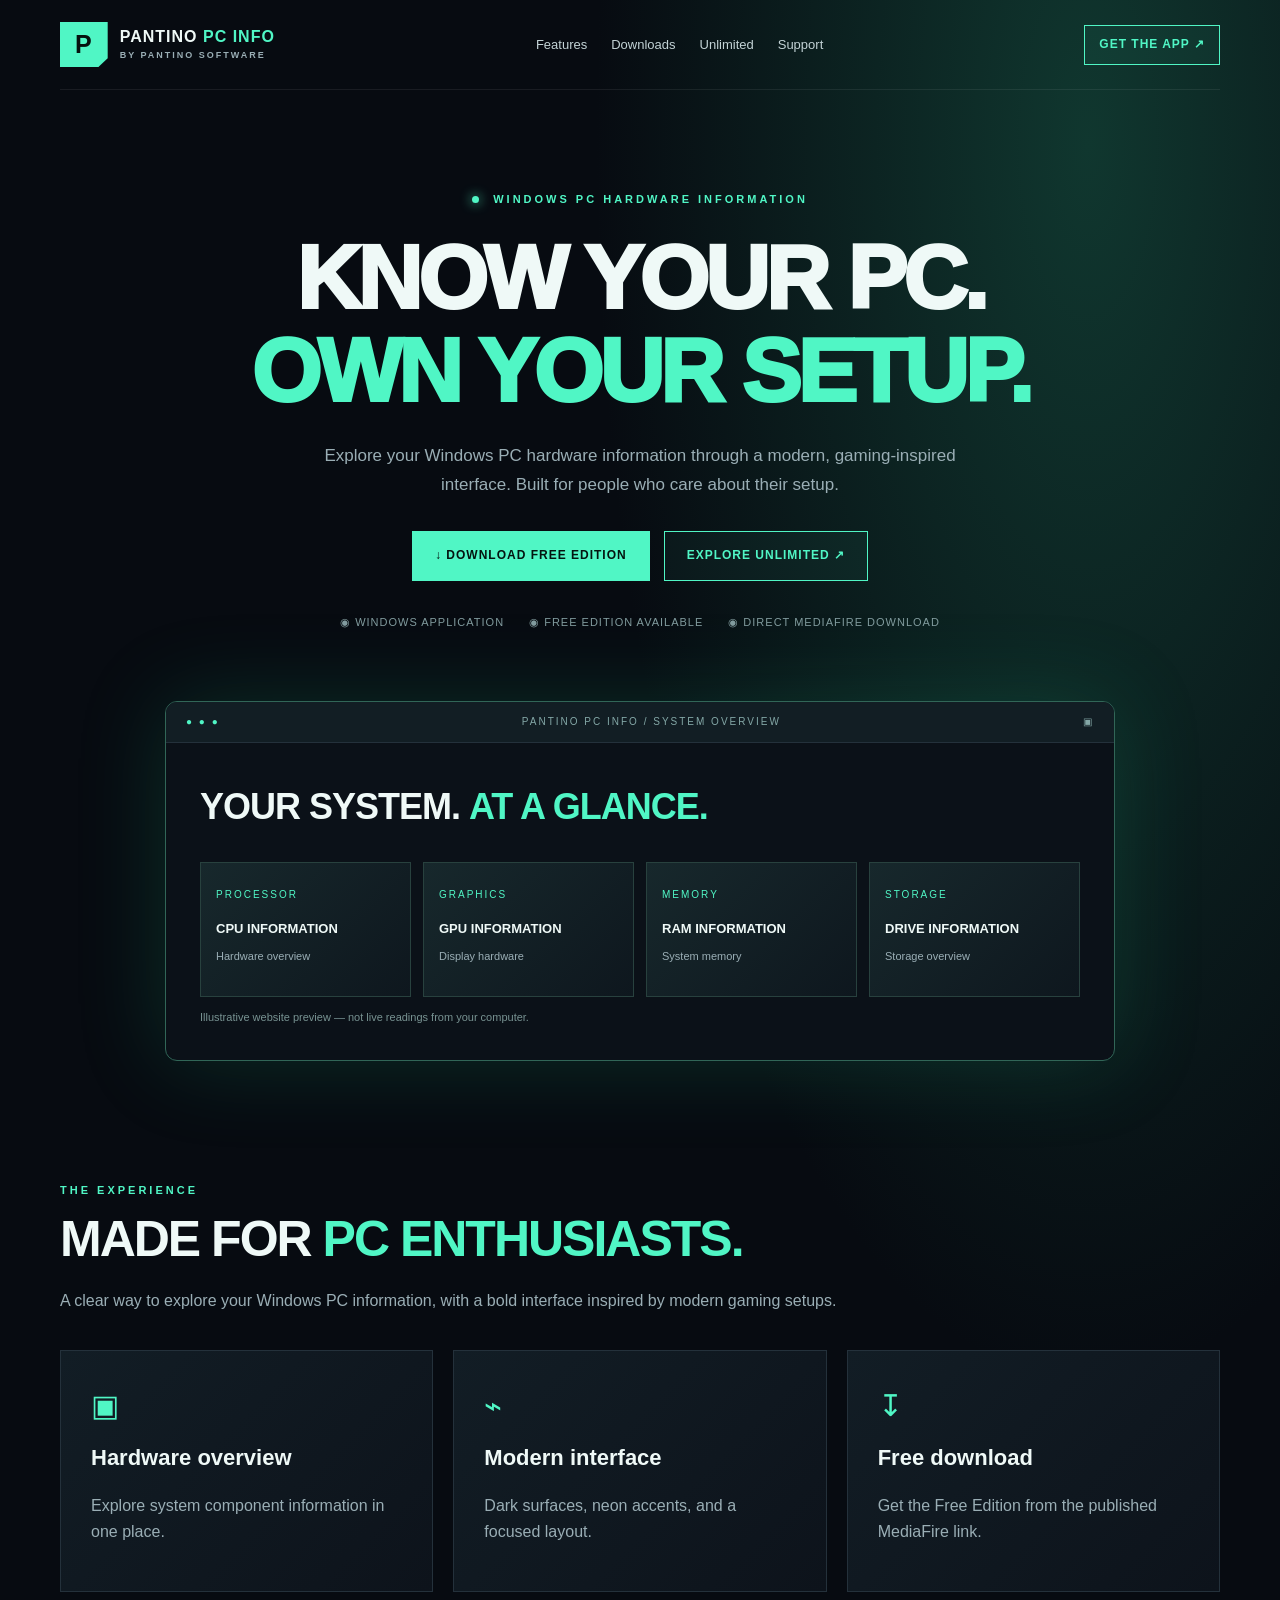
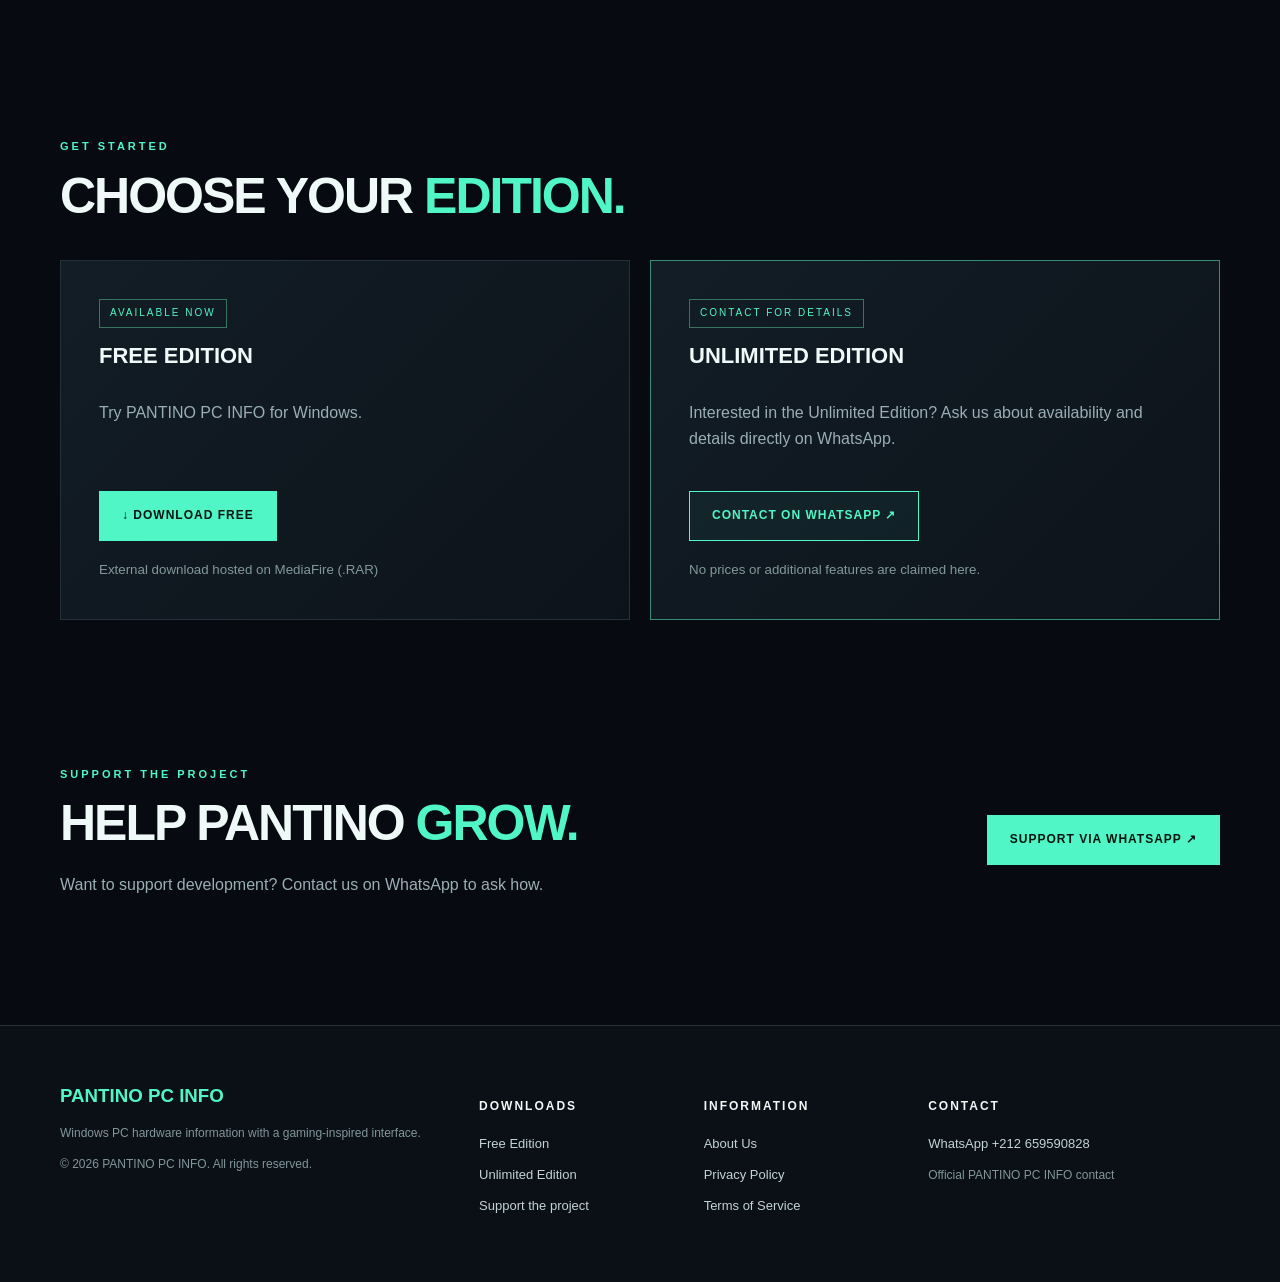
<file: pantino_site/index.html>
<!doctype html><html lang="en"><head><meta charset="utf-8"><meta name="viewport" content="width=device-width,initial-scale=1"><meta name="description" content="PANTINO PC INFO — Windows PC hardware information software. Download the Free Edition or contact us for Unlimited Edition."><title>PANTINO PC INFO | Hardware Information</title><link rel="stylesheet" href="styles.css"></head><body><header class="nav wrap"><a class="brand" href="index.html"><span class="brandicon">P</span><span>PANTINO <b>PC INFO</b><small>BY PANTINO SOFTWARE</small></span></a><nav><a href="#features">Features</a><a href="#downloads">Downloads</a><a href="#unlimited">Unlimited</a><a href="#support">Support</a></nav><a class="btn small outline" href="#downloads">GET THE APP ↗</a></header><main><section class="hero wrap"><div class="eyebrow"><span class="dot"></span> WINDOWS PC HARDWARE INFORMATION</div><h1>KNOW YOUR PC.<br><em>OWN YOUR SETUP.</em></h1><p class="lead">Explore your Windows PC hardware information through a modern, gaming-inspired interface. Built for people who care about their setup.</p><div class="actions"><a class="btn primary" href="https://www.mediafire.com/file/47dg6mah8253if2/PANTINO+PC+INFO+FREE+EDITION.rar/file" target="_blank" rel="noopener noreferrer">↓ DOWNLOAD FREE EDITION</a><a class="btn outline" href="#unlimited">EXPLORE UNLIMITED ↗</a></div><div class="meta"><span>◉ Windows application</span><span>◉ Free edition available</span><span>◉ Direct MediaFire download</span></div><div class="preview"><div class="preview-top"><span>● ● ●</span><span>PANTINO PC INFO / SYSTEM OVERVIEW</span><span>▣</span></div><div class="preview-body"><div class="preview-title">YOUR SYSTEM. <strong>AT A GLANCE.</strong></div><div class="tiles"><div><small>PROCESSOR</small><strong>CPU INFORMATION</strong><span>Hardware overview</span></div><div><small>GRAPHICS</small><strong>GPU INFORMATION</strong><span>Display hardware</span></div><div><small>MEMORY</small><strong>RAM INFORMATION</strong><span>System memory</span></div><div><small>STORAGE</small><strong>DRIVE INFORMATION</strong><span>Storage overview</span></div></div><p class="disclaimer">Illustrative website preview — not live readings from your computer.</p></div></div></section><section class="section wrap" id="features"><div class="eyebrow">THE EXPERIENCE</div><h2>MADE FOR <em>PC ENTHUSIASTS.</em></h2><p class="muted">A clear way to explore your Windows PC information, with a bold interface inspired by modern gaming setups.</p><div class="cards"><article><div class="symbol">▣</div><h3>Hardware overview</h3><p>Explore system component information in one place.</p></article><article><div class="symbol">⌁</div><h3>Modern interface</h3><p>Dark surfaces, neon accents, and a focused layout.</p></article><article><div class="symbol">↧</div><h3>Free download</h3><p>Get the Free Edition from the published MediaFire link.</p></article></div></section><section class="section wrap" id="downloads"><div class="eyebrow">GET STARTED</div><h2>CHOOSE YOUR <em>EDITION.</em></h2><div class="edition-grid"><article class="edition"><div class="pill">AVAILABLE NOW</div><h3>FREE EDITION</h3><p>Try PANTINO PC INFO for Windows.</p><a class="btn primary" href="https://www.mediafire.com/file/47dg6mah8253if2/PANTINO+PC+INFO+FREE+EDITION.rar/file" target="_blank" rel="noopener noreferrer">↓ DOWNLOAD FREE</a><small>External download hosted on MediaFire (.RAR)</small></article><article class="edition featured" id="unlimited"><div class="pill">CONTACT FOR DETAILS</div><h3>UNLIMITED EDITION</h3><p>Interested in the Unlimited Edition? Ask us about availability and details directly on WhatsApp.</p><a class="btn outline" href="https://wa.me/212659590828?text=Hello%2C%20I%27m%20interested%20in%20PANTINO%20PC%20INFO%20Unlimited%20Edition." target="_blank" rel="noopener noreferrer">CONTACT ON WHATSAPP ↗</a><small>No prices or additional features are claimed here.</small></article></div></section><section class="section wrap support" id="support"><div><div class="eyebrow">SUPPORT THE PROJECT</div><h2>HELP PANTINO <em>GROW.</em></h2><p class="muted">Want to support development? Contact us on WhatsApp to ask how.</p></div><a class="btn primary" href="https://wa.me/212659590828?text=Hello%2C%20I%20would%20like%20to%20support%20PANTINO%20PC%20INFO." target="_blank" rel="noopener noreferrer">SUPPORT VIA WHATSAPP ↗</a></section></main><footer><div class="wrap footer"><div><h3>PANTINO PC INFO</h3><p>Windows PC hardware information with a gaming-inspired interface.</p><p>© 2026 PANTINO PC INFO. All rights reserved.</p></div><div><h4>DOWNLOADS</h4><a href="https://www.mediafire.com/file/47dg6mah8253if2/PANTINO+PC+INFO+FREE+EDITION.rar/file" target="_blank" rel="noopener noreferrer">Free Edition</a><a href="#unlimited">Unlimited Edition</a><a href="#support">Support the project</a></div><div><h4>INFORMATION</h4><a href="about.html">About Us</a><a href="privacy-policy.html">Privacy Policy</a><a href="terms-of-service.html">Terms of Service</a></div><div><h4>CONTACT</h4><a href="https://wa.me/212659590828" target="_blank" rel="noopener noreferrer">WhatsApp +212 659590828</a><p>Official PANTINO PC INFO contact</p></div></div></footer></body></html>
</file>
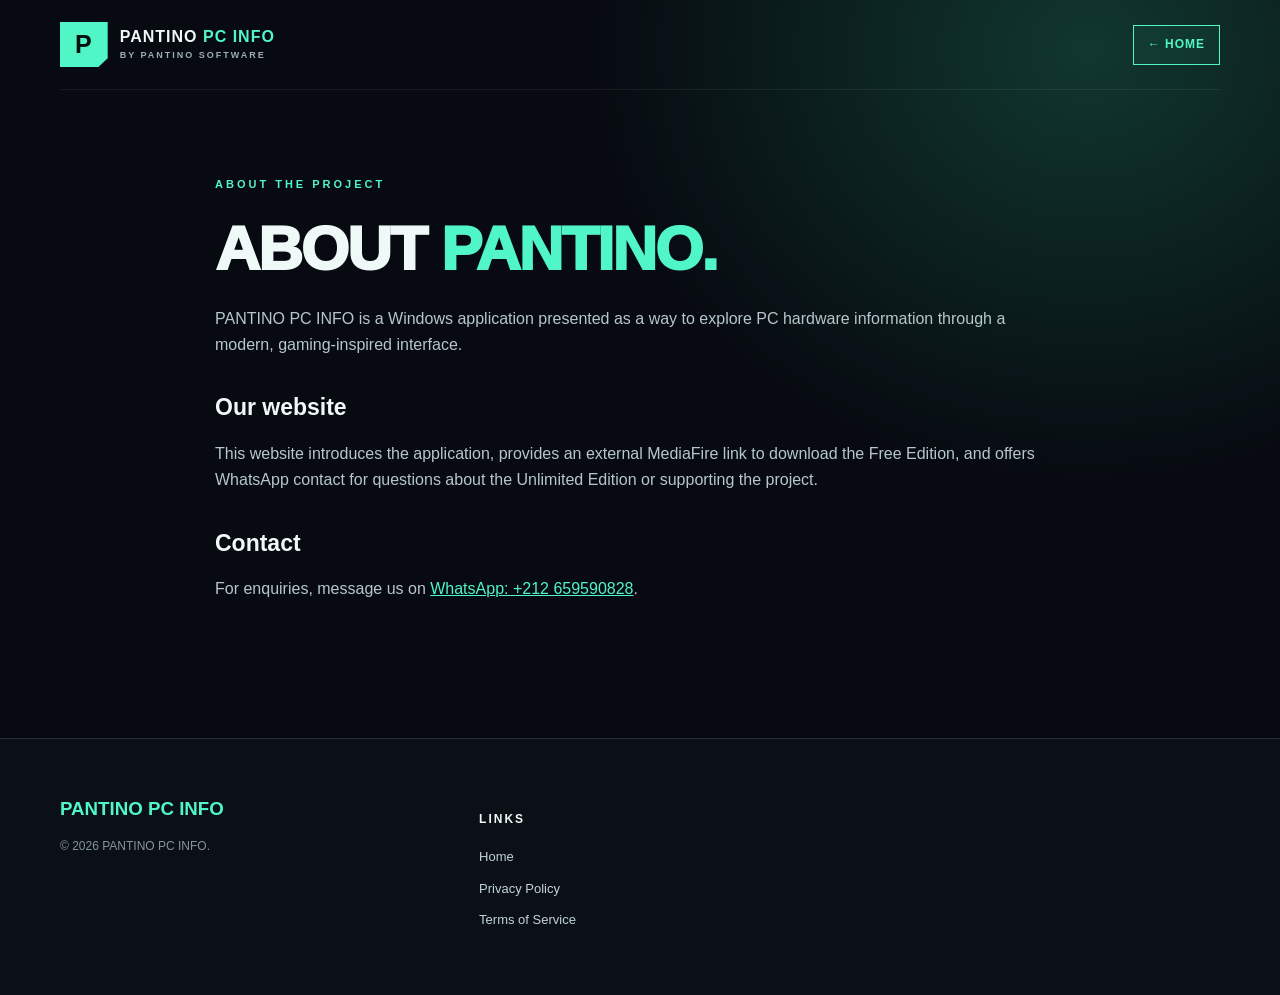
<file: pantino_site/about.html>
<!doctype html><html lang="en"><head><meta charset="utf-8"><meta name="viewport" content="width=device-width,initial-scale=1"><title>About Us | PANTINO PC INFO</title><link rel="stylesheet" href="styles.css"></head><body><header class="nav wrap"><a class="brand" href="index.html"><span class="brandicon">P</span><span>PANTINO <b>PC INFO</b><small>BY PANTINO SOFTWARE</small></span></a><a class="btn small outline" href="index.html">← HOME</a></header><main class="wrap content"><div class="eyebrow">ABOUT THE PROJECT</div><h1>ABOUT <em>PANTINO.</em></h1><p>PANTINO PC INFO is a Windows application presented as a way to explore PC hardware information through a modern, gaming-inspired interface.</p><h2>Our website</h2><p>This website introduces the application, provides an external MediaFire link to download the Free Edition, and offers WhatsApp contact for questions about the Unlimited Edition or supporting the project.</p><h2>Contact</h2><p>For enquiries, message us on <a href="https://wa.me/212659590828">WhatsApp: +212 659590828</a>.</p></main><footer><div class="wrap footer"><div><h3>PANTINO PC INFO</h3><p>© 2026 PANTINO PC INFO.</p></div><div><h4>LINKS</h4><a href="index.html">Home</a><a href="privacy-policy.html">Privacy Policy</a><a href="terms-of-service.html">Terms of Service</a></div></div></footer></body></html>
</file>
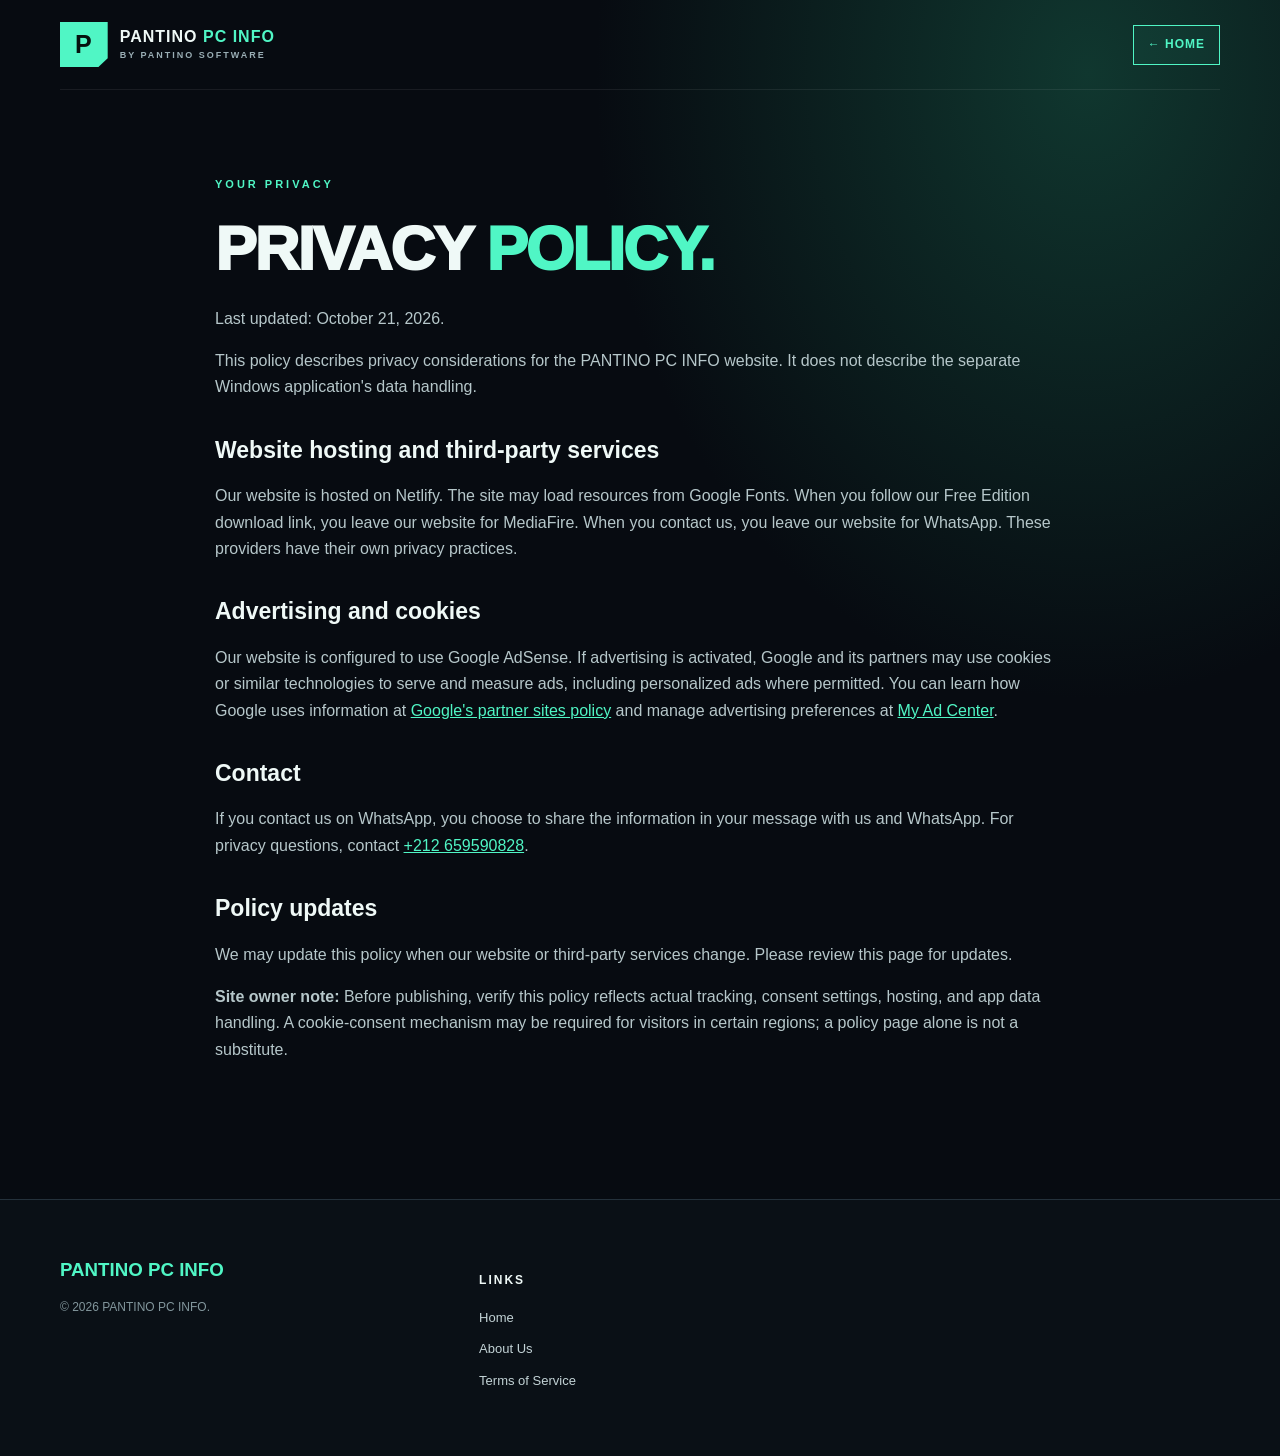
<file: pantino_site/privacy-policy.html>
<!doctype html><html lang="en"><head><meta charset="utf-8"><meta name="viewport" content="width=device-width,initial-scale=1"><title>Privacy Policy | PANTINO PC INFO</title><link rel="stylesheet" href="styles.css"></head><body><header class="nav wrap"><a class="brand" href="index.html"><span class="brandicon">P</span><span>PANTINO <b>PC INFO</b><small>BY PANTINO SOFTWARE</small></span></a><a class="btn small outline" href="index.html">← HOME</a></header><main class="wrap content"><div class="eyebrow">YOUR PRIVACY</div><h1>PRIVACY <em>POLICY.</em></h1><p>Last updated: October 21, 2026.</p><p>This policy describes privacy considerations for the PANTINO PC INFO website. It does not describe the separate Windows application's data handling.</p><h2>Website hosting and third-party services</h2><p>Our website is hosted on Netlify. The site may load resources from Google Fonts. When you follow our Free Edition download link, you leave our website for MediaFire. When you contact us, you leave our website for WhatsApp. These providers have their own privacy practices.</p><h2>Advertising and cookies</h2><p>Our website is configured to use Google AdSense. If advertising is activated, Google and its partners may use cookies or similar technologies to serve and measure ads, including personalized ads where permitted. You can learn how Google uses information at <a href="https://policies.google.com/technologies/partner-sites">Google's partner sites policy</a> and manage advertising preferences at <a href="https://myadcenter.google.com/">My Ad Center</a>.</p><h2>Contact</h2><p>If you contact us on WhatsApp, you choose to share the information in your message with us and WhatsApp. For privacy questions, contact <a href="https://wa.me/212659590828">+212 659590828</a>.</p><h2>Policy updates</h2><p>We may update this policy when our website or third-party services change. Please review this page for updates.</p><p><strong>Site owner note:</strong> Before publishing, verify this policy reflects actual tracking, consent settings, hosting, and app data handling. A cookie-consent mechanism may be required for visitors in certain regions; a policy page alone is not a substitute.</p></main><footer><div class="wrap footer"><div><h3>PANTINO PC INFO</h3><p>© 2026 PANTINO PC INFO.</p></div><div><h4>LINKS</h4><a href="index.html">Home</a><a href="about.html">About Us</a><a href="terms-of-service.html">Terms of Service</a></div></div></footer></body></html>
</file>
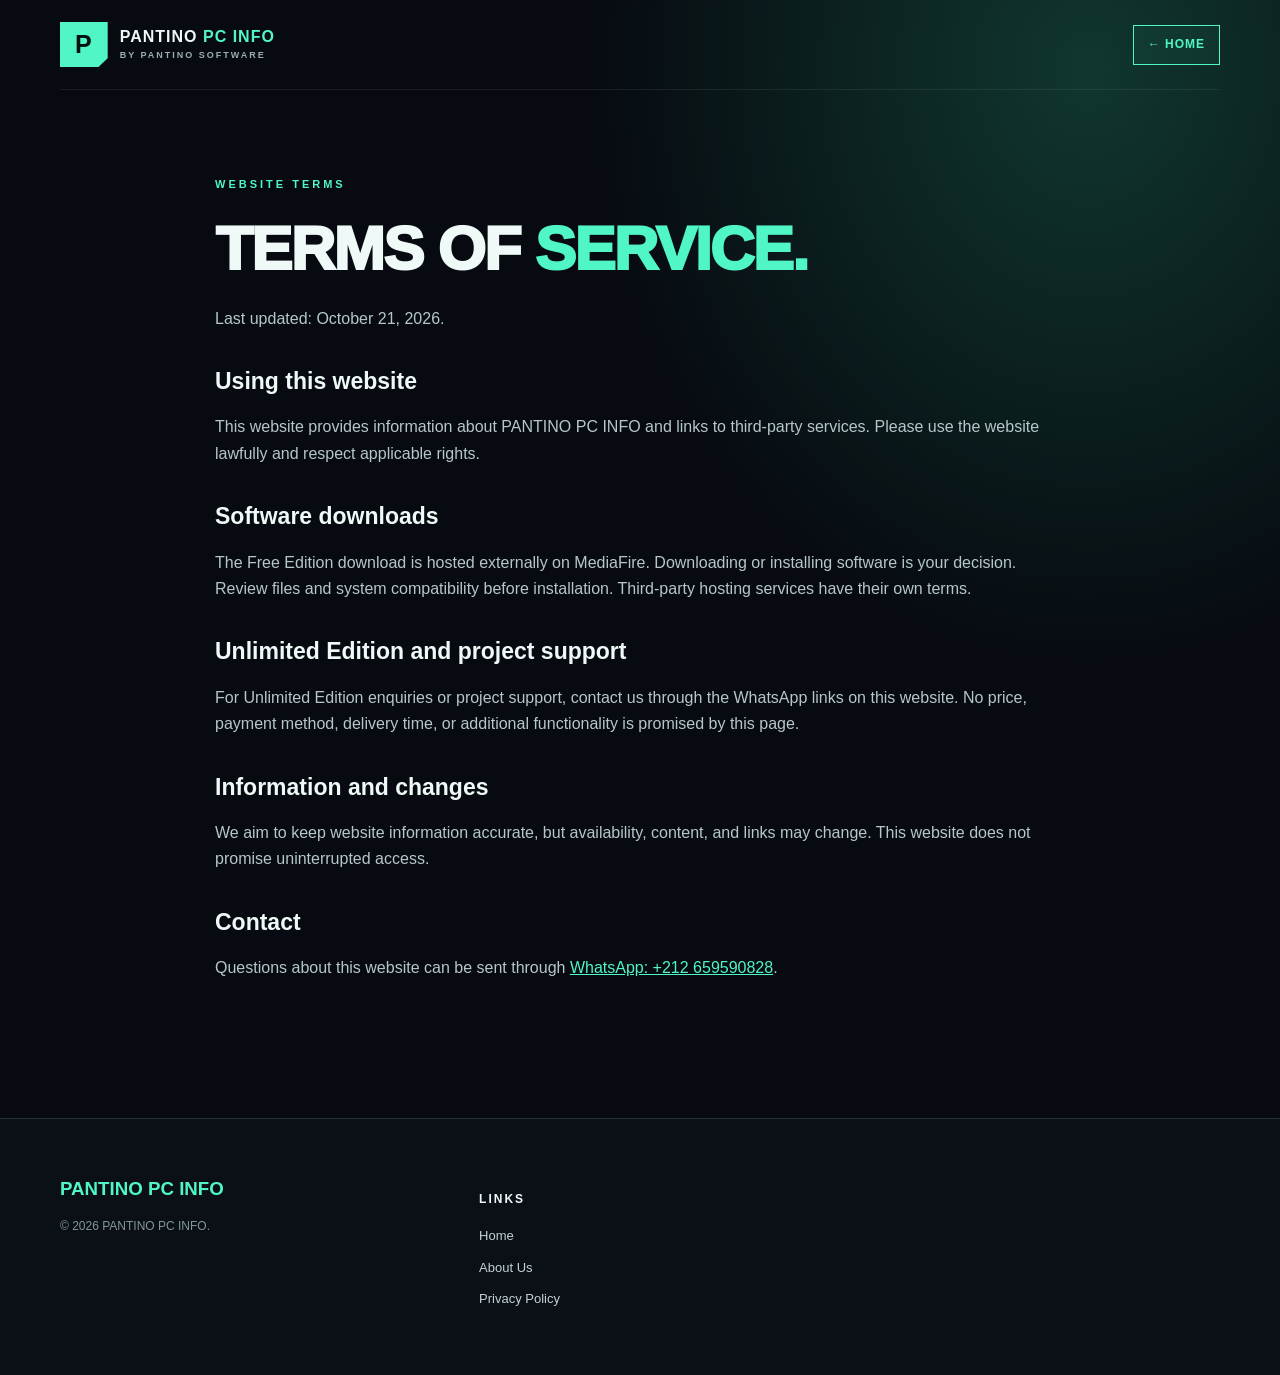
<file: pantino_site/terms-of-service.html>
<!doctype html><html lang="en"><head><meta charset="utf-8"><meta name="viewport" content="width=device-width,initial-scale=1"><title>Terms of Service | PANTINO PC INFO</title><link rel="stylesheet" href="styles.css"></head><body><header class="nav wrap"><a class="brand" href="index.html"><span class="brandicon">P</span><span>PANTINO <b>PC INFO</b><small>BY PANTINO SOFTWARE</small></span></a><a class="btn small outline" href="index.html">← HOME</a></header><main class="wrap content"><div class="eyebrow">WEBSITE TERMS</div><h1>TERMS OF <em>SERVICE.</em></h1><p>Last updated: October 21, 2026.</p><h2>Using this website</h2><p>This website provides information about PANTINO PC INFO and links to third-party services. Please use the website lawfully and respect applicable rights.</p><h2>Software downloads</h2><p>The Free Edition download is hosted externally on MediaFire. Downloading or installing software is your decision. Review files and system compatibility before installation. Third-party hosting services have their own terms.</p><h2>Unlimited Edition and project support</h2><p>For Unlimited Edition enquiries or project support, contact us through the WhatsApp links on this website. No price, payment method, delivery time, or additional functionality is promised by this page.</p><h2>Information and changes</h2><p>We aim to keep website information accurate, but availability, content, and links may change. This website does not promise uninterrupted access.</p><h2>Contact</h2><p>Questions about this website can be sent through <a href="https://wa.me/212659590828">WhatsApp: +212 659590828</a>.</p></main><footer><div class="wrap footer"><div><h3>PANTINO PC INFO</h3><p>© 2026 PANTINO PC INFO.</p></div><div><h4>LINKS</h4><a href="index.html">Home</a><a href="about.html">About Us</a><a href="privacy-policy.html">Privacy Policy</a></div></div></footer></body></html>
</file>
<file: pantino_site/styles.css>
:root{color-scheme:dark;--bg:#070b11;--panel:#111922;--line:#24313b;--fg:#eff9f7;--muted:#9aaeb5;--neon:#50f6c5}*{box-sizing:border-box}html{scroll-behavior:smooth}body{margin:0;background:radial-gradient(ellipse at 85% 5%,#10372f 0%,transparent 32%),var(--bg);color:var(--fg);font:16px/1.65 Inter,Segoe UI,Arial,sans-serif}a{color:inherit;text-decoration:none}.wrap{width:min(1160px,calc(100% - 40px));margin:auto}.nav{min-height:90px;display:flex;align-items:center;justify-content:space-between;gap:18px;border-bottom:1px solid #ffffff12}.brand{display:flex;align-items:center;gap:12px;font-weight:900;letter-spacing:1px;line-height:1.1}.brand b{color:var(--neon)}.brand small{display:block;font-size:9px;color:var(--muted);margin-top:6px;letter-spacing:2px}.brandicon{background:var(--neon);color:#06120f;padding:9px 15px;font-size:25px;clip-path:polygon(0 0,100% 0,100% 80%,80% 100%,0 100%)}nav{display:flex;gap:24px;font-size:13px;color:#c3d3d6}nav a:hover,footer a:hover{color:var(--neon)}.btn{display:inline-flex;align-items:center;justify-content:center;text-align:center;padding:14px 22px;font-weight:800;font-size:12px;letter-spacing:1px;border:1px solid var(--neon);transition:.2s;min-height:50px}.btn:hover{transform:translateY(-2px);box-shadow:0 0 25px #50f6c52b}.primary{background:var(--neon);color:#041510}.outline{background:#50f6c50b;color:var(--neon)}.small{padding:8px 14px;min-height:40px}.hero{padding-top:100px;text-align:center}.eyebrow{color:var(--neon);font-size:11px;font-weight:800;letter-spacing:3px}.dot{display:inline-block;width:7px;height:7px;background:var(--neon);border-radius:50%;margin-right:8px;box-shadow:0 0 12px var(--neon)}h1{font-size:clamp(46px,7vw,90px);line-height:1.04;letter-spacing:-4px;margin:24px 0;font-weight:950}h1 em,h2 em{font-style:normal;color:var(--neon)}.lead{max-width:650px;margin:0 auto;color:var(--muted);font-size:17px}.actions{display:flex;justify-content:center;flex-wrap:wrap;gap:14px;margin:32px 0}.meta{display:flex;justify-content:center;flex-wrap:wrap;gap:25px;color:#819b9e;font-size:11px;text-transform:uppercase;letter-spacing:1px}.preview{margin:70px auto 0;max-width:950px;border:1px solid #316657;box-shadow:0 0 90px #22bd8530;background:#0b1118;text-align:left;border-radius:12px;overflow:hidden}.preview-top{display:flex;justify-content:space-between;background:#121e24;border-bottom:1px solid var(--line);padding:12px 20px;font-size:10px;color:#84a8a7;letter-spacing:2px}.preview-top span:first-child{color:var(--neon)}.preview-body{padding:34px}.preview-title{font-size:clamp(22px,3vw,36px);font-weight:900;letter-spacing:-1px}.preview-title strong{color:var(--neon)}.tiles{display:grid;grid-template-columns:repeat(4,1fr);gap:12px;margin-top:25px}.tiles>div{background:linear-gradient(135deg,#17282c,#0e171e);border:1px solid #28413e;padding:24px 15px;min-height:135px}.tiles small{display:block;color:var(--neon);font-size:10px;letter-spacing:2px}.tiles strong{display:block;margin:15px 0 2px;font-size:13px}.tiles span{color:var(--muted);font-size:11px}.disclaimer{color:#789392;font-size:11px;margin-bottom:0}.section{padding-top:120px;padding-bottom:25px}h2{font-size:clamp(30px,4vw,50px);line-height:1.15;letter-spacing:-2px;margin:12px 0 20px}.muted,.section p{color:var(--muted)}.cards,.edition-grid{display:grid;grid-template-columns:repeat(3,1fr);gap:20px;margin-top:35px}.cards article,.edition{background:linear-gradient(135deg,#121d25,#0d131b);border:1px solid var(--line);padding:30px}.cards h3,.edition h3{font-size:22px;margin:10px 0}.symbol{font-size:30px;color:var(--neon)}.edition-grid{grid-template-columns:repeat(2,1fr)}.edition{padding:38px;display:flex;flex-direction:column;align-items:flex-start}.edition.featured{border-color:#348e75}.pill{border:1px solid #39745e;color:var(--neon);font-size:10px;letter-spacing:2px;padding:5px 10px}.edition p{min-height:75px}.edition small{margin-top:18px;color:#82999b}.support{display:flex;align-items:center;justify-content:space-between;gap:30px;padding-bottom:110px}footer{border-top:1px solid var(--line);background:#0a1016}.footer{padding:55px 0;display:grid;grid-template-columns:2fr 1fr 1fr 1.5fr;gap:30px}.footer h3{margin:0;color:var(--neon)}.footer h4{font-size:12px;letter-spacing:2px}.footer a{display:block;color:#c3d3d6;font-size:13px;margin:10px 0}.footer p{color:#82969c;font-size:12px}.content{max-width:850px;padding:85px 0 120px}.content h1{font-size:clamp(38px,6vw,62px);letter-spacing:-2px}.content h2{font-size:23px;letter-spacing:0;margin-top:36px}.content p,.content li{color:#b6c7ca}.content a{color:var(--neon);text-decoration:underline}@media(max-width:850px){nav{display:none}.tiles{grid-template-columns:repeat(2,1fr)}.cards{grid-template-columns:1fr}.footer{grid-template-columns:repeat(2,1fr)}.hero{padding-top:70px}h1{letter-spacing:-2px}}@media(max-width:560px){.nav .small{display:none}.tiles,.edition-grid,.footer{grid-template-columns:1fr}.preview-body{padding:16px}.support{flex-direction:column;align-items:flex-start}.section{padding-top:80px}.hero{padding-top:55px}.meta{gap:10px}}
</file>
